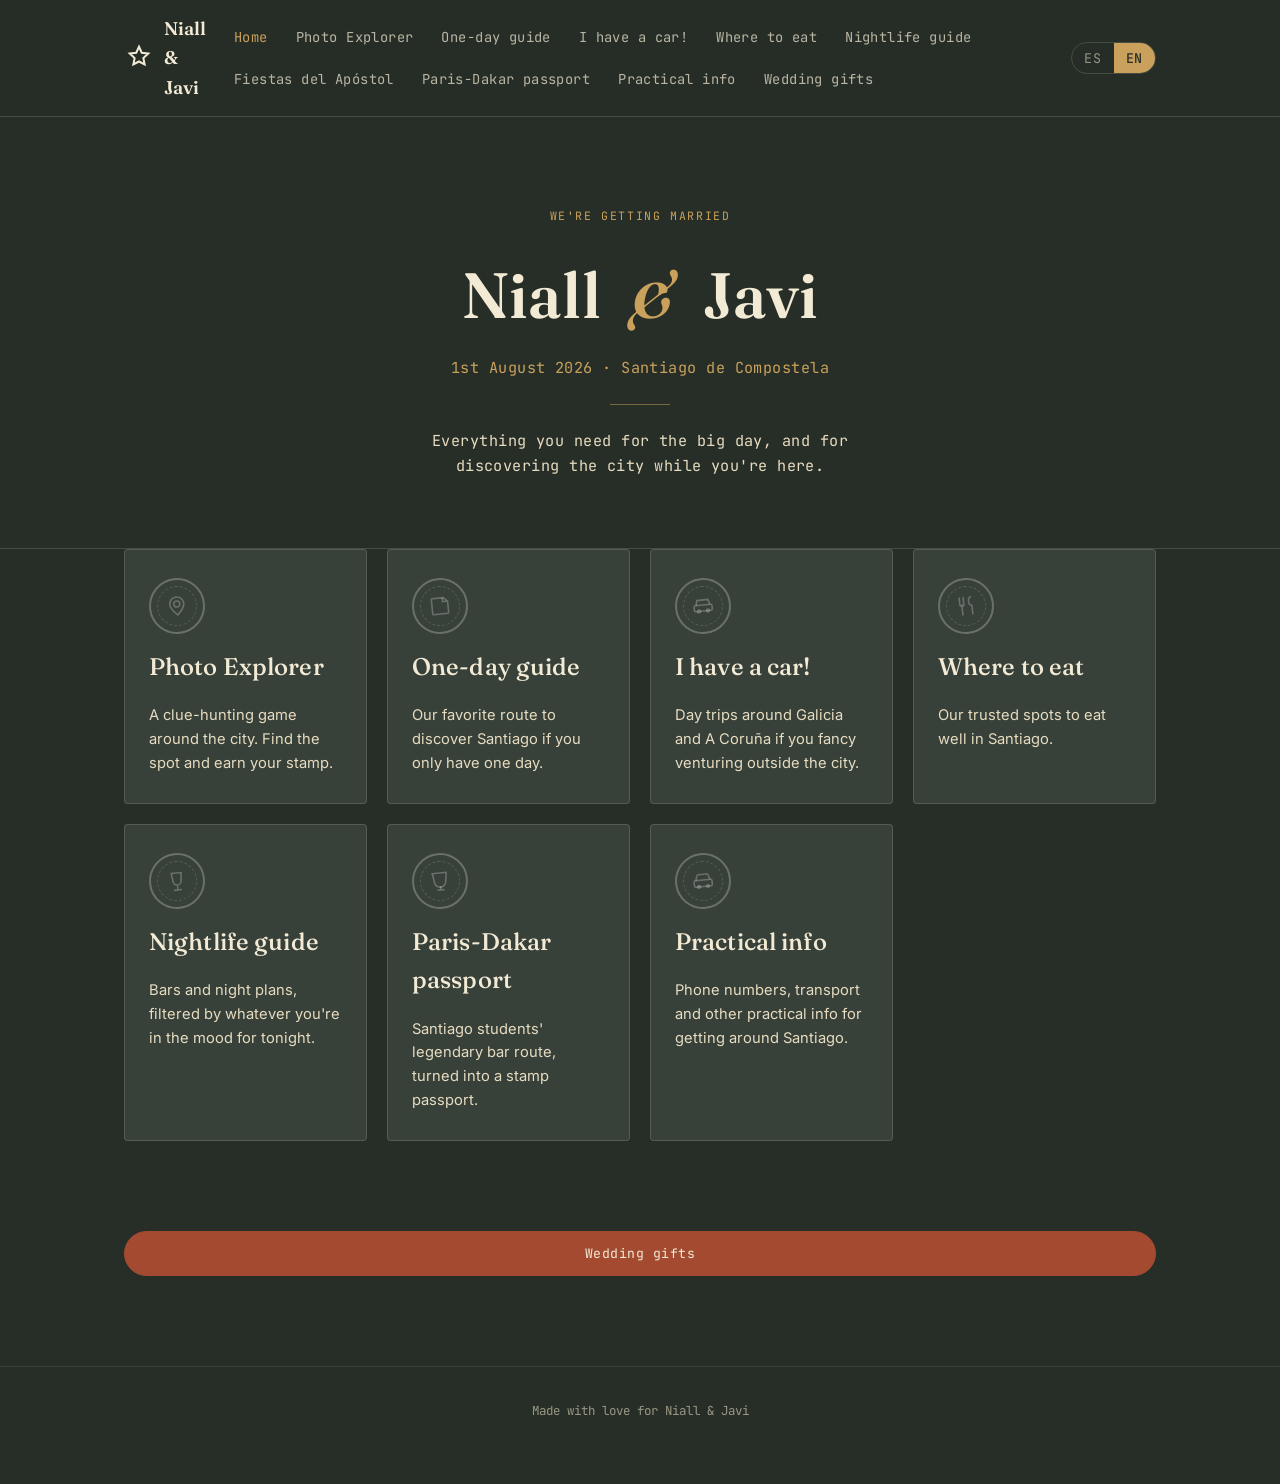
<file: index.html>
<!DOCTYPE html>
<html lang="es">
<head>
<meta charset="UTF-8">
<meta name="viewport" content="width=device-width, initial-scale=1.0">
<title>Niall & Javi — 1 agosto 2026, Santiago de Compostela</title>
<link rel="icon" type="image/x-icon" href="images/favicon/favicon.ico">
<link rel="icon" type="image/png" sizes="32x32" href="images/favicon/favicon-32.png">
<link rel="icon" type="image/png" sizes="192x192" href="images/favicon/favicon-192.png">
<link rel="apple-touch-icon" sizes="180x180" href="images/favicon/apple-touch-icon.png">

<meta property="og:type" content="website">
<meta property="og:title" content="Niall & Javi — 1 de agosto de 2026, Santiago de Compostela">
<meta property="og:description" content="Todo lo que necesitáis para la boda: guías, un juego de pistas por la ciudad, dónde salir y mucho más.">
<meta property="og:image" content="https://nialljavi.com/images/social-preview.png">
<meta property="og:url" content="https://nialljavi.com/">
<meta name="twitter:card" content="summary_large_image">
<meta name="twitter:image" content="https://nialljavi.com/images/social-preview.png">
<!-- Analítica anónima y agregada (sin cookies, sin identificar a nadie). Panel: cloud.umami.is -->
<script defer src="https://cloud.umami.is/script.js" data-website-id="30a90343-6aa2-4dab-8675-eb4fe15328b7"></script>
<link rel="stylesheet" href="css/style.css">
</head>
<body>

<nav class="topnav">
  <div class="topnav-inner">
    <a href="index.html" class="brand">
      <span class="stamp-icon">
        <svg viewBox="0 0 24 24" stroke="currentColor" stroke-width="1.6" fill="none"><path d="M12 3l2.2 4.8 5.2.6-3.9 3.6 1 5.2L12 14.8 7.5 17.2l1-5.2L4.6 8.4l5.2-.6L12 3z"/></svg>
      </span>
      Niall & Javi
    </a>
    <button class="nav-toggle" id="nav-toggle" aria-label="Menu" aria-expanded="false">
      <svg class="icon-menu" viewBox="0 0 24 24" stroke="currentColor" stroke-width="1.8" fill="none" stroke-linecap="round"><line x1="3" y1="6" x2="21" y2="6"/><line x1="3" y1="12" x2="21" y2="12"/><line x1="3" y1="18" x2="21" y2="18"/></svg>
      <svg class="icon-close" viewBox="0 0 24 24" stroke="currentColor" stroke-width="1.8" fill="none" stroke-linecap="round"><line x1="6" y1="6" x2="18" y2="18"/><line x1="6" y1="18" x2="18" y2="6"/></svg>
    </button>
    <div class="nav-links" id="nav-links">
      <a href="index.html" class="active" data-i18n="nav_home">Inicio</a>
      <a href="foto-explorer.html" data-i18n="nav_photo">Foto Explorer</a>
      <a href="que-ver.html" data-i18n="nav_ver">Qué ver en un día</a>
      <a href="tengo-coche.html" data-i18n="nav_coche">¡Tengo coche!</a>
      <a href="comer.html" data-i18n="nav_comer">Dónde comer</a>
      <a href="salir.html" data-i18n="nav_salir">¿Por dónde salir?</a>
      <a href="fiestas.html" data-i18n="nav_fiestas">Fiestas del Apóstol</a>
      <a href="paris-dakar.html" data-i18n="nav_parisdakar">Pasaporte París-Dakar</a>
      <a href="datos-interes.html" data-i18n="nav_datos">Datos de interés</a>
      <a href="https://withjoy.com/niall-and-javier/registry" target="_blank" rel="noopener" data-i18n="nav_registry">Lista de boda</a>
    </div>
    <div class="lang-toggle">
      <button data-lang-btn="es">ES</button>
      <button data-lang-btn="en">EN</button>
    </div>
  </div>
</nav>

<header class="hero">
  <div class="container">
    <span class="eyebrow" data-i18n="hero_eyebrow">Nos casamos</span>
    <h1>Niall <span class="names-sep">&amp;</span> Javi</h1>
    <p class="hero-sub" style="font-family:var(--font-mono);color:var(--gold);margin-bottom:6px;" data-i18n="hero_date">1 de agosto de 2026 · Santiago de Compostela</p>
    <div class="divider"></div>
    <p class="hero-sub" data-i18n="hero_sub">Todo lo que necesitas para el gran día y para descubrir la ciudad mientras estás por aquí.</p>
  </div>
</header>

<section class="section-nav-grid">
  <a href="foto-explorer.html" class="section-nav-card">
    <span class="stamp stamp-locked">
      <svg viewBox="0 0 24 24" stroke-width="1.6"><circle cx="12" cy="10" r="3"/><path d="M12 21s7-6.5 7-11a7 7 0 10-14 0c0 4.5 7 11 7 11z"/></svg>
    </span>
    <h3 data-i18n="home_photo_title">Foto Explorer</h3>
    <p data-i18n="home_photo_desc">Un juego de pistas por la ciudad. Encuentra el lugar y consigue tu sello.</p>
  </a>

  <a href="que-ver.html" class="section-nav-card">
    <span class="stamp stamp-locked">
      <svg viewBox="0 0 24 24" stroke-width="1.6"><path d="M4 19V5a1 1 0 011-1h11l4 4v11a1 1 0 01-1 1H5a1 1 0 01-1-1z"/><path d="M15 4v4h4"/></svg>
    </span>
    <h3 data-i18n="home_ver_title">Qué ver en un día</h3>
    <p data-i18n="home_ver_desc">Nuestra ruta favorita para descubrir Santiago si solo tienes un día.</p>
  </a>

  <a href="tengo-coche.html" class="section-nav-card">
    <span class="stamp stamp-locked">
      <svg viewBox="0 0 24 24" stroke-width="1.6"><path d="M5 11l1.5-5h11L19 11"/><rect x="3" y="11" width="18" height="6" rx="1.5"/><circle cx="7.5" cy="17" r="1.4"/><circle cx="16.5" cy="17" r="1.4"/></svg>
    </span>
    <h3 data-i18n="home_coche_title">¡Tengo coche!</h3>
    <p data-i18n="home_coche_desc">Escapadas por Galicia y A Coruña si te quieres alejar un poco de la ciudad.</p>
  </a>

  <a href="comer.html" class="section-nav-card">
    <span class="stamp stamp-locked">
      <svg viewBox="0 0 24 24" stroke-width="1.6"><path d="M6 3v7a2 2 0 004 0V3M8 10v11"/><path d="M18 3c-1.6 0-3 1.6-3 4.5S16.4 12 18 12v9"/></svg>
    </span>
    <h3 data-i18n="home_comer_title">Dónde comer</h3>
    <p data-i18n="home_comer_desc">Nuestros sitios de confianza para comer bien en Santiago.</p>
  </a>

  <a href="salir.html" class="section-nav-card">
    <span class="stamp stamp-locked">
      <svg viewBox="0 0 24 24" stroke-width="1.6"><path d="M8 21h8M12 17v4M7 4h10l-1 8a4 4 0 01-8 0L7 4z"/></svg>
    </span>
    <h3 data-i18n="home_salir_title">¿Por dónde salir?</h3>
    <p data-i18n="home_salir_desc">Bares y planes nocturnos, filtrados por lo que te apetezca esta noche.</p>
  </a>

  <a href="fiestas.html" class="section-nav-card" id="fiestas-nav-card">
    <span class="stamp stamp-locked">
      <svg viewBox="0 0 24 24" stroke-width="1.6"><path d="M12 3v4M6.5 6.5l2 2M17.5 6.5l-2 2M4 14l3.2-.6M20 14l-3.2-.6"/><path d="M12 10v4M9.5 12.3l1.5 1.7 1.5-1.7"/><path d="M6 20c1.7-1.3 3.7-1.3 6 0s4.3 1.3 6 0"/></svg>
    </span>
    <h3 data-i18n="home_fiestas_title">Fiestas del Apóstol</h3>
    <p data-i18n="home_fiestas_desc">El programa oficial del 22 al 31 de julio, justo antes de la boda.</p>
  </a>

  <a href="paris-dakar.html" class="section-nav-card">
    <span class="stamp stamp-locked">
      <svg viewBox="0 0 24 24" stroke-width="1.6"><path d="M5 4h14l-1.3 8.5a5.7 5.7 0 01-11.4 0L5 4z"/><path d="M12 17v4M8.5 21h7"/></svg>
    </span>
    <h3 data-i18n="home_parisdakar_title">Pasaporte París-Dakar</h3>
    <p data-i18n="home_parisdakar_desc">La mítica ruta de bares de los estudiantes compostelanos, convertida en pasaporte de sellos.</p>
  </a>

  <a href="datos-interes.html" class="section-nav-card">
    <span class="stamp stamp-locked">
      <svg viewBox="0 0 24 24" stroke-width="1.6"><path d="M5 11l1.2-4.2A2 2 0 018.1 5.3h7.8a2 2 0 011.9 1.5L19 11"/><rect x="3" y="11" width="18" height="6.5" rx="1.5"/><circle cx="7.5" cy="17.5" r="1.3"/><circle cx="16.5" cy="17.5" r="1.3"/></svg>
    </span>
    <h3 data-i18n="home_datos_title">Datos de interés</h3>
    <p data-i18n="home_datos_desc">Teléfonos, transporte y otra información práctica para el día a día en Santiago.</p>
  </a>
</section>

<div class="container" style="padding-bottom:90px;">
  <a class="btn btn-solid" href="https://withjoy.com/niall-and-javier/registry" target="_blank" rel="noopener" style="display:block;width:100%;text-align:center;box-sizing:border-box;" data-i18n="hero_registry_btn">Lista de boda</a>
</div>

<footer class="site-footer">
  <p data-i18n="footer_text">Hecho con cariño por Niall & Javi</p>
</footer>

<script src="js/i18n.js"></script>
<script src="js/data.js"></script>
<script>
  document.addEventListener("DOMContentLoaded", () => {
    const card = document.getElementById("fiestas-nav-card");
    if (!card || typeof FIESTAS_ITEMS === "undefined") return;
    const now = new Date();
    const todayIso = `${now.getFullYear()}-${String(now.getMonth() + 1).padStart(2, "0")}-${String(now.getDate()).padStart(2, "0")}`;
    const anyUpcoming = FIESTAS_ITEMS.some((item) => !item.isoDate || item.isoDate >= todayIso);
    if (!anyUpcoming) card.style.display = "none";
  });
</script>
</body>
</html>
</file>
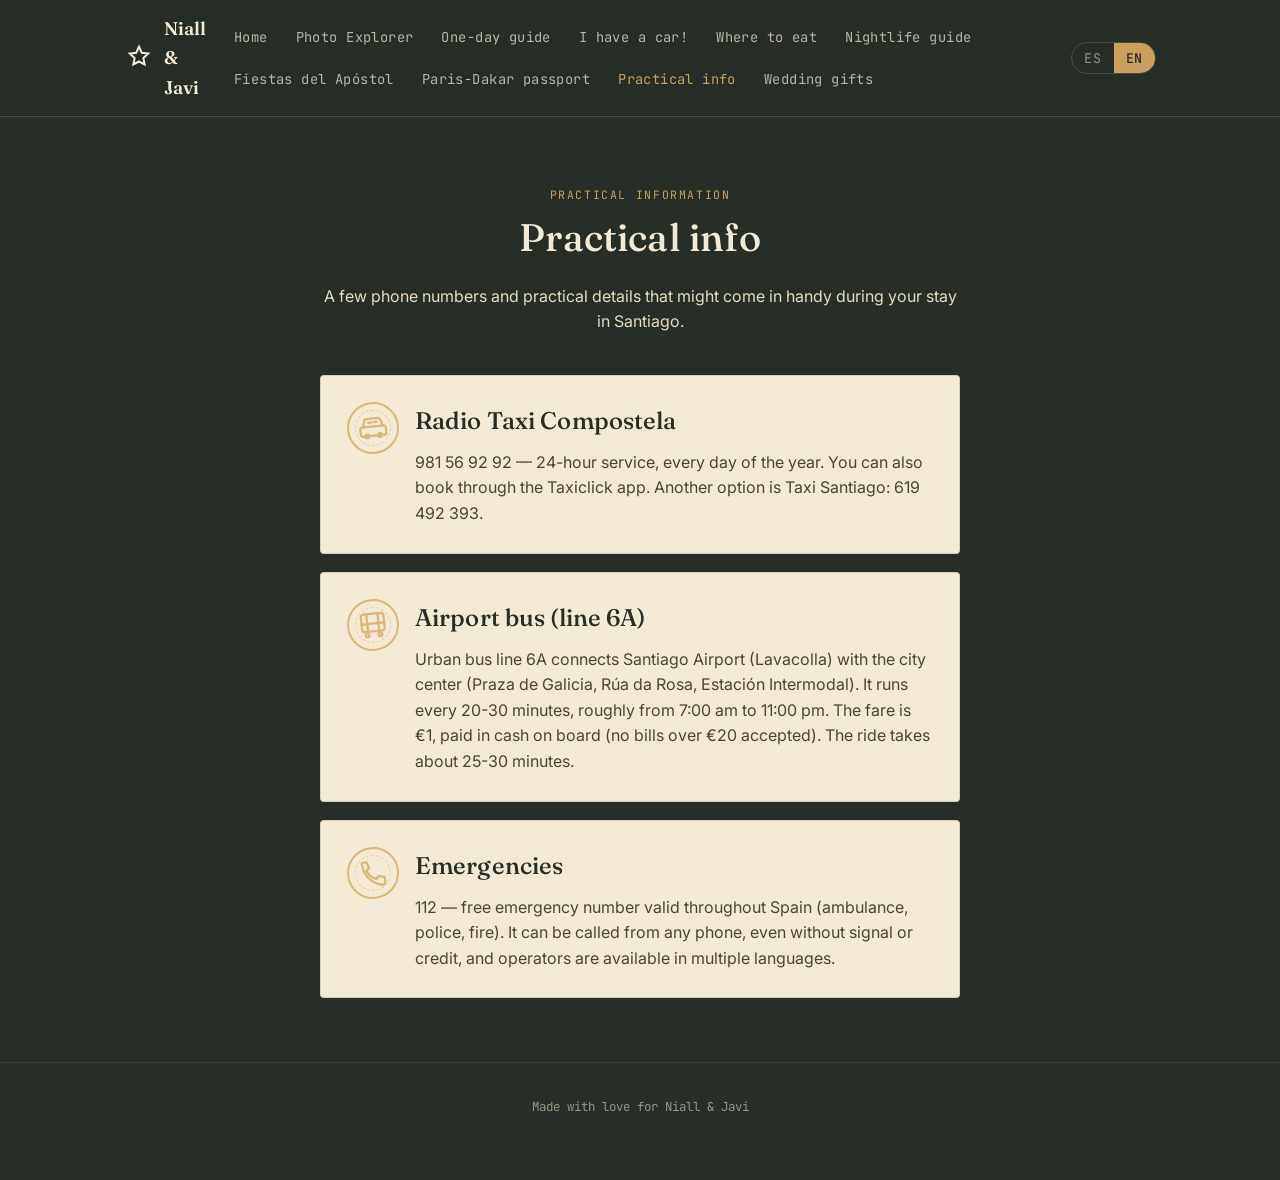
<file: datos-interes.html>
<!DOCTYPE html>
<html lang="es">
<head>
<meta charset="UTF-8">
<meta name="viewport" content="width=device-width, initial-scale=1.0">
<title>Datos de interés — Niall & Javi</title>
<link rel="icon" type="image/x-icon" href="images/favicon/favicon.ico">
<link rel="icon" type="image/png" sizes="32x32" href="images/favicon/favicon-32.png">
<link rel="icon" type="image/png" sizes="192x192" href="images/favicon/favicon-192.png">
<link rel="apple-touch-icon" sizes="180x180" href="images/favicon/apple-touch-icon.png">

<meta property="og:type" content="website">
<meta property="og:title" content="Niall & Javi — 1 de agosto de 2026, Santiago de Compostela">
<meta property="og:description" content="Todo lo que necesitáis para la boda: guías, un juego de pistas por la ciudad, dónde salir y mucho más.">
<meta property="og:image" content="https://nialljavi.com/images/social-preview.png">
<meta property="og:url" content="https://nialljavi.com/">
<meta name="twitter:card" content="summary_large_image">
<meta name="twitter:image" content="https://nialljavi.com/images/social-preview.png">
<!-- Analítica anónima y agregada (sin cookies, sin identificar a nadie). Panel: cloud.umami.is -->
<script defer src="https://cloud.umami.is/script.js" data-website-id="30a90343-6aa2-4dab-8675-eb4fe15328b7"></script>
<link rel="stylesheet" href="css/style.css">
</head>
<body>

<nav class="topnav">
  <div class="topnav-inner">
    <a href="index.html" class="brand">
      <span class="stamp-icon">
        <svg viewBox="0 0 24 24" stroke="currentColor" stroke-width="1.6" fill="none"><path d="M12 3l2.2 4.8 5.2.6-3.9 3.6 1 5.2L12 14.8 7.5 17.2l1-5.2L4.6 8.4l5.2-.6L12 3z"/></svg>
      </span>
      Niall & Javi
    </a>
    <button class="nav-toggle" id="nav-toggle" aria-label="Menu" aria-expanded="false">
      <svg class="icon-menu" viewBox="0 0 24 24" stroke="currentColor" stroke-width="1.8" fill="none" stroke-linecap="round"><line x1="3" y1="6" x2="21" y2="6"/><line x1="3" y1="12" x2="21" y2="12"/><line x1="3" y1="18" x2="21" y2="18"/></svg>
      <svg class="icon-close" viewBox="0 0 24 24" stroke="currentColor" stroke-width="1.8" fill="none" stroke-linecap="round"><line x1="6" y1="6" x2="18" y2="18"/><line x1="6" y1="18" x2="18" y2="6"/></svg>
    </button>
    <div class="nav-links" id="nav-links">
      <a href="index.html" data-i18n="nav_home">Inicio</a>
      <a href="foto-explorer.html" data-i18n="nav_photo">Foto Explorer</a>
      <a href="que-ver.html" data-i18n="nav_ver">Qué ver en un día</a>
      <a href="tengo-coche.html" data-i18n="nav_coche">¡Tengo coche!</a>
      <a href="comer.html" data-i18n="nav_comer">Dónde comer</a>
      <a href="salir.html" data-i18n="nav_salir">¿Por dónde salir?</a>
      <a href="fiestas.html" data-i18n="nav_fiestas">Fiestas del Apóstol</a>
      <a href="paris-dakar.html" data-i18n="nav_parisdakar">Pasaporte París-Dakar</a>
      <a href="datos-interes.html" class="active" data-i18n="nav_datos">Datos de interés</a>
      <a href="https://withjoy.com/niall-and-javier/registry" target="_blank" rel="noopener" data-i18n="nav_registry">Lista de boda</a>
    </div>
    <div class="lang-toggle">
      <button data-lang-btn="es">ES</button>
      <button data-lang-btn="en">EN</button>
    </div>
  </div>
</nav>

<section class="section">
  <div class="section-head">
    <span class="eyebrow" data-i18n="eyebrow_datos">Datos de interés</span>
    <h2 data-i18n="page_datos_title">Datos de interés</h2>
    <p data-i18n="page_datos_sub">Algunos teléfonos y datos prácticos que pueden venir bien durante vuestra estancia en Santiago.</p>
  </div>

  <div class="container">
    <div style="max-width:640px;margin:0 auto;display:flex;flex-direction:column;gap:18px;" id="datos-interes-list"></div>
  </div>
</section>

<footer class="site-footer">
  <p data-i18n="footer_text">Hecho con cariño por Niall & Javi</p>
</footer>

<script src="js/i18n.js"></script>
<script src="js/data.js"></script>
<script src="js/icons.js"></script>
<script src="js/main.js"></script>
</body>
</html>
</file>
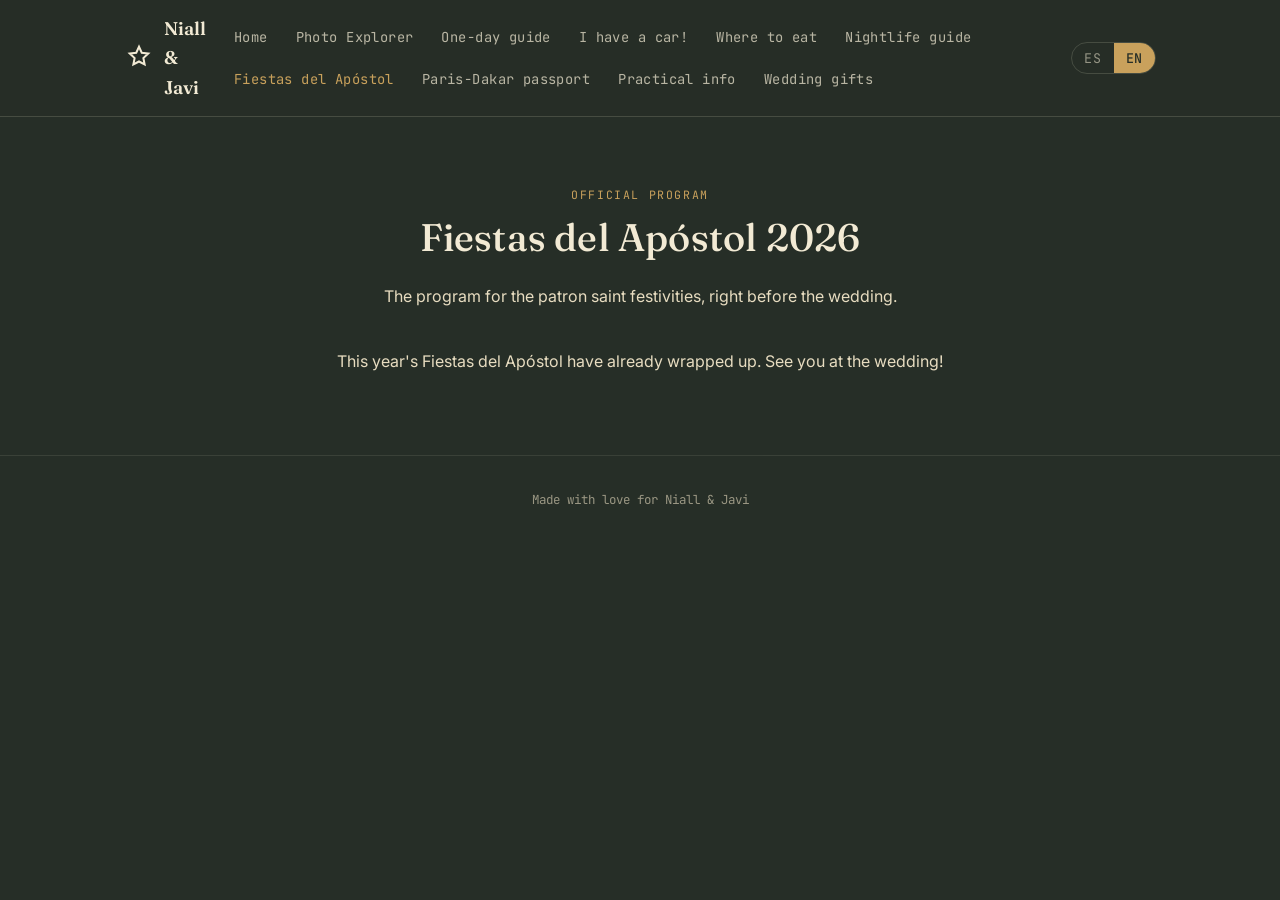
<file: fiestas.html>
<!DOCTYPE html>
<html lang="es">
<head>
<meta charset="UTF-8">
<meta name="viewport" content="width=device-width, initial-scale=1.0">
<title>Fiestas del Apóstol — Niall & Javi</title>
<link rel="icon" type="image/x-icon" href="images/favicon/favicon.ico">
<link rel="icon" type="image/png" sizes="32x32" href="images/favicon/favicon-32.png">
<link rel="icon" type="image/png" sizes="192x192" href="images/favicon/favicon-192.png">
<link rel="apple-touch-icon" sizes="180x180" href="images/favicon/apple-touch-icon.png">

<meta property="og:type" content="website">
<meta property="og:title" content="Niall & Javi — 1 de agosto de 2026, Santiago de Compostela">
<meta property="og:description" content="Todo lo que necesitáis para la boda: guías, un juego de pistas por la ciudad, dónde salir y mucho más.">
<meta property="og:image" content="https://nialljavi.com/images/social-preview.png">
<meta property="og:url" content="https://nialljavi.com/">
<meta name="twitter:card" content="summary_large_image">
<meta name="twitter:image" content="https://nialljavi.com/images/social-preview.png">
<!-- Analítica anónima y agregada (sin cookies, sin identificar a nadie). Panel: cloud.umami.is -->
<script defer src="https://cloud.umami.is/script.js" data-website-id="30a90343-6aa2-4dab-8675-eb4fe15328b7"></script>
<link rel="stylesheet" href="css/style.css">
</head>
<body>

<nav class="topnav">
  <div class="topnav-inner">
    <a href="index.html" class="brand">
      <span class="stamp-icon">
        <svg viewBox="0 0 24 24" stroke="currentColor" stroke-width="1.6" fill="none"><path d="M12 3l2.2 4.8 5.2.6-3.9 3.6 1 5.2L12 14.8 7.5 17.2l1-5.2L4.6 8.4l5.2-.6L12 3z"/></svg>
      </span>
      Niall & Javi
    </a>
    <button class="nav-toggle" id="nav-toggle" aria-label="Menu" aria-expanded="false">
      <svg class="icon-menu" viewBox="0 0 24 24" stroke="currentColor" stroke-width="1.8" fill="none" stroke-linecap="round"><line x1="3" y1="6" x2="21" y2="6"/><line x1="3" y1="12" x2="21" y2="12"/><line x1="3" y1="18" x2="21" y2="18"/></svg>
      <svg class="icon-close" viewBox="0 0 24 24" stroke="currentColor" stroke-width="1.8" fill="none" stroke-linecap="round"><line x1="6" y1="6" x2="18" y2="18"/><line x1="6" y1="18" x2="18" y2="6"/></svg>
    </button>
    <div class="nav-links" id="nav-links">
      <a href="index.html" data-i18n="nav_home">Inicio</a>
      <a href="foto-explorer.html" data-i18n="nav_photo">Foto Explorer</a>
      <a href="que-ver.html" data-i18n="nav_ver">Qué ver en un día</a>
      <a href="tengo-coche.html" data-i18n="nav_coche">¡Tengo coche!</a>
      <a href="comer.html" data-i18n="nav_comer">Dónde comer</a>
      <a href="salir.html" data-i18n="nav_salir">¿Por dónde salir?</a>
      <a href="fiestas.html" class="active" data-i18n="nav_fiestas">Fiestas del Apóstol</a>
      <a href="paris-dakar.html" data-i18n="nav_parisdakar">Pasaporte París-Dakar</a>
      <a href="datos-interes.html" data-i18n="nav_datos">Datos de interés</a>
      <a href="https://withjoy.com/niall-and-javier/registry" target="_blank" rel="noopener" data-i18n="nav_registry">Lista de boda</a>
    </div>
    <div class="lang-toggle">
      <button data-lang-btn="es">ES</button>
      <button data-lang-btn="en">EN</button>
    </div>
  </div>
</nav>

<section class="section">
  <div class="section-head">
    <span class="eyebrow" data-i18n="eyebrow_fiestas">Fiestas del Apóstol</span>
    <h2 data-i18n="page_fiestas_title">Fiestas del Apóstol 2026</h2>
    <p data-i18n="page_fiestas_sub">El programa oficial de las fiestas patronales de Santiago, del 22 al 31 de julio de 2026 — justo los días antes de la boda.</p>
  </div>

  <div class="container">
    <div id="fiestas-list" style="max-width:760px;margin:0 auto;display:flex;flex-direction:column;gap:18px;"></div>
  </div>
</section>

<footer class="site-footer">
  <p data-i18n="footer_text">Hecho con cariño por Niall & Javi</p>
</footer>

<script src="js/i18n.js"></script>
<script src="js/data.js"></script>
<script src="js/icons.js"></script>
<script src="js/fiestas.js"></script>
</body>
</html>
</file>
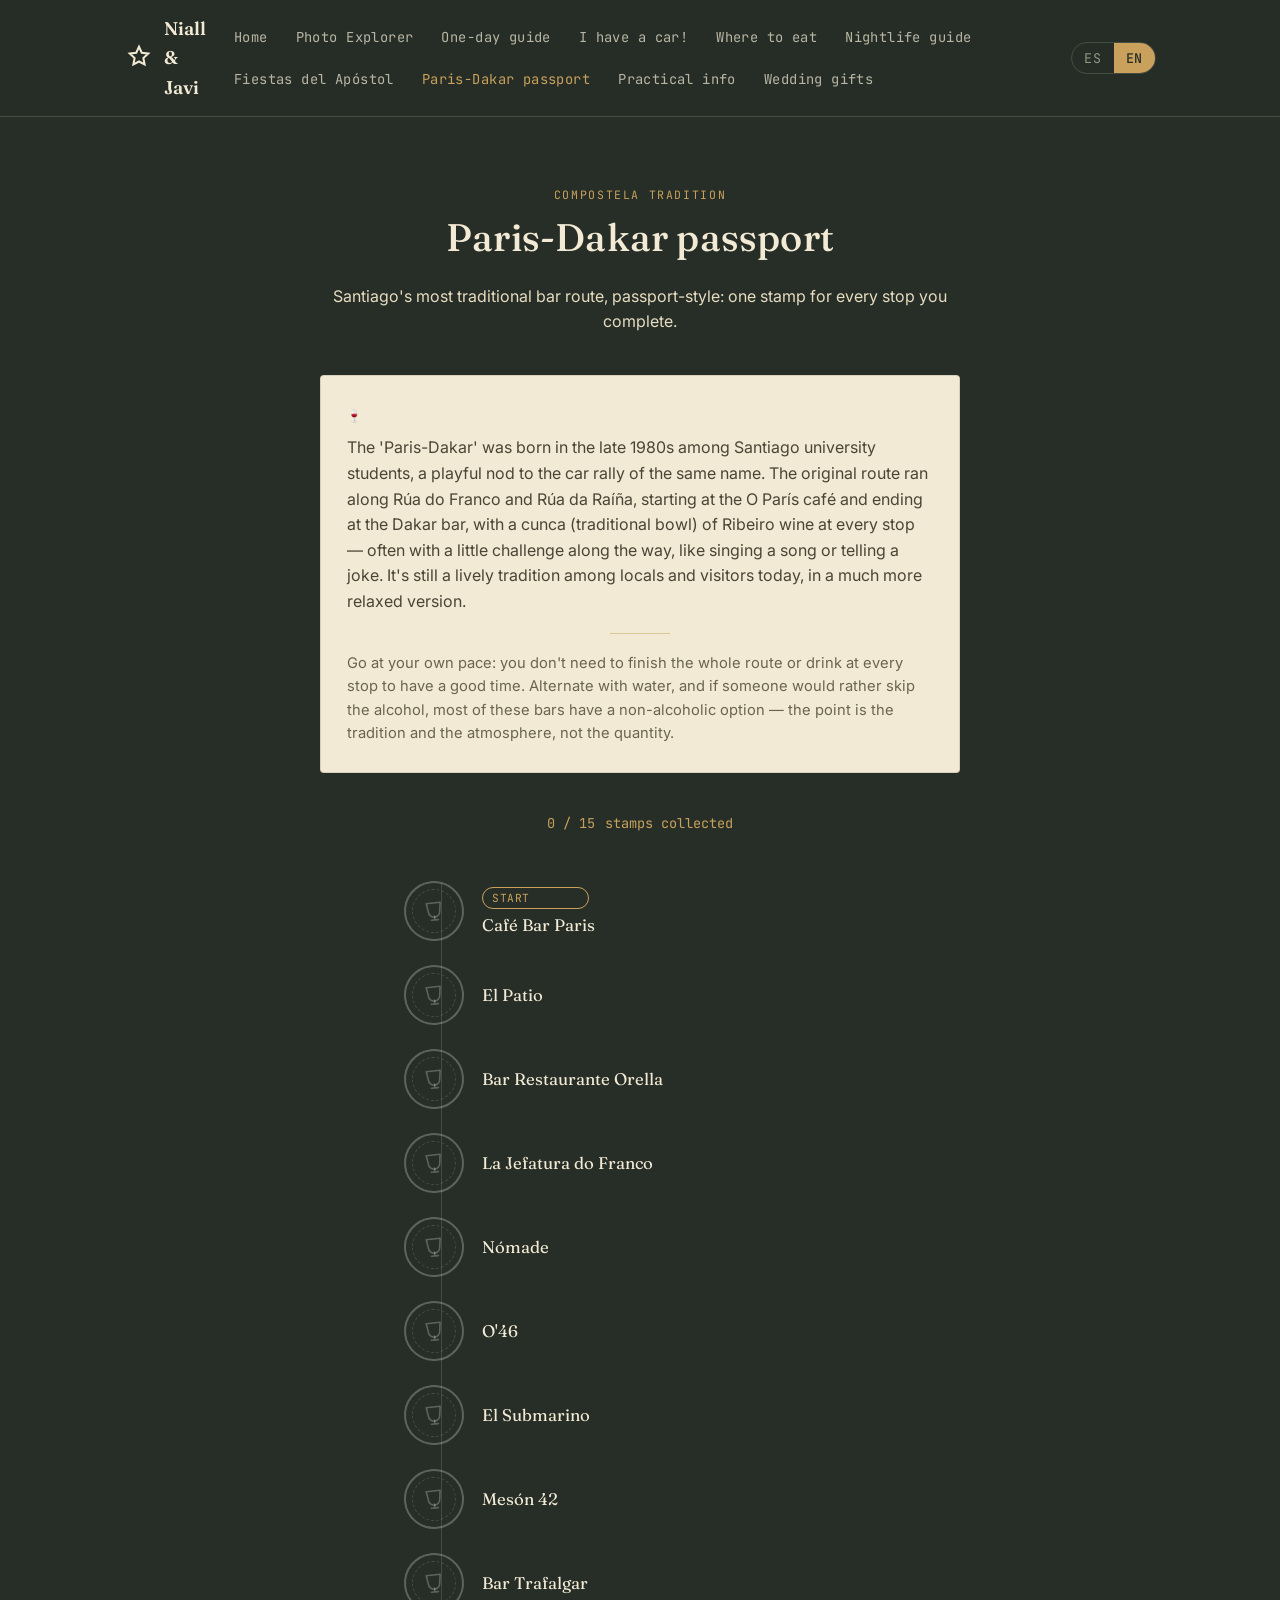
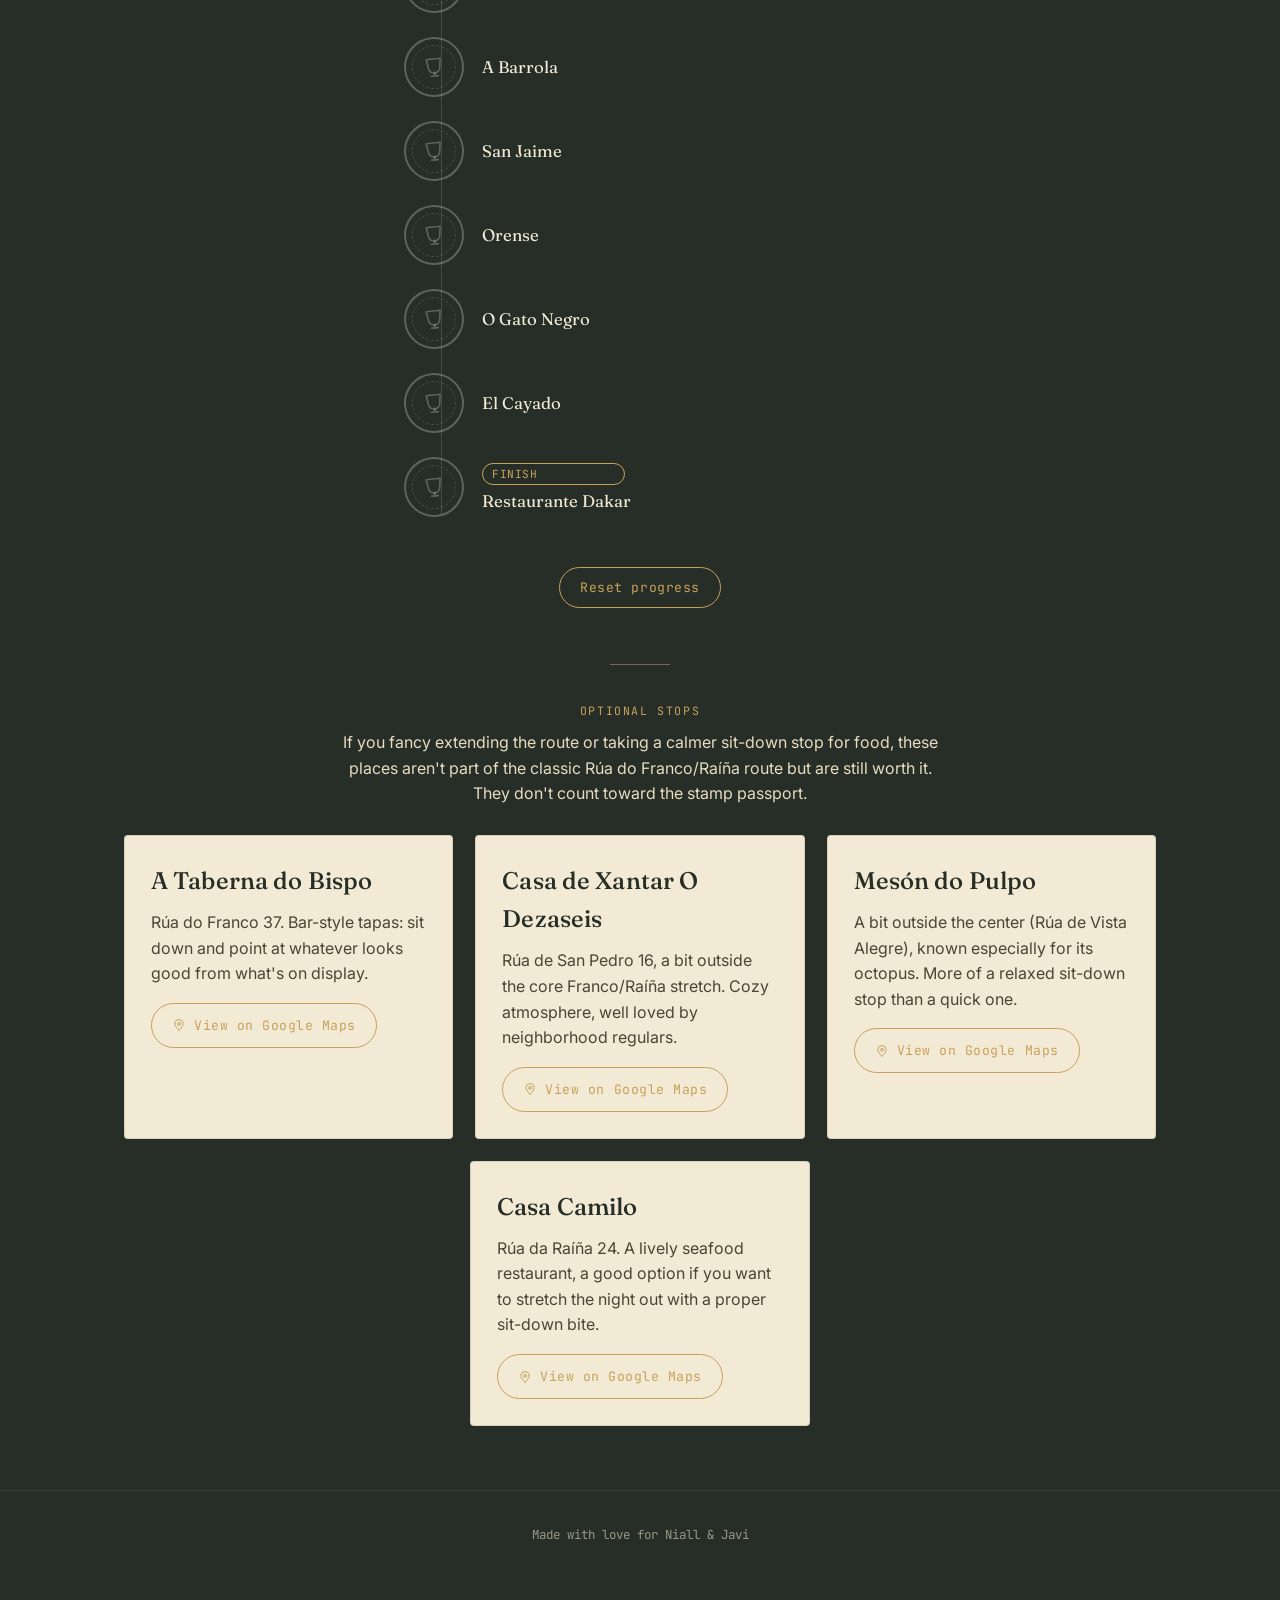
<file: paris-dakar.html>
<!DOCTYPE html>
<html lang="es">
<head>
<meta charset="UTF-8">
<meta name="viewport" content="width=device-width, initial-scale=1.0">
<title>Pasaporte París-Dakar — Niall & Javi</title>
<link rel="icon" type="image/x-icon" href="images/favicon/favicon.ico">
<link rel="icon" type="image/png" sizes="32x32" href="images/favicon/favicon-32.png">
<link rel="icon" type="image/png" sizes="192x192" href="images/favicon/favicon-192.png">
<link rel="apple-touch-icon" sizes="180x180" href="images/favicon/apple-touch-icon.png">

<meta property="og:type" content="website">
<meta property="og:title" content="Niall & Javi — 1 de agosto de 2026, Santiago de Compostela">
<meta property="og:description" content="Todo lo que necesitáis para la boda: guías, un juego de pistas por la ciudad, dónde salir y mucho más.">
<meta property="og:image" content="https://nialljavi.com/images/social-preview.png">
<meta property="og:url" content="https://nialljavi.com/">
<meta name="twitter:card" content="summary_large_image">
<meta name="twitter:image" content="https://nialljavi.com/images/social-preview.png">
<!-- Analítica anónima y agregada (sin cookies, sin identificar a nadie). Panel: cloud.umami.is -->
<script defer src="https://cloud.umami.is/script.js" data-website-id="30a90343-6aa2-4dab-8675-eb4fe15328b7"></script>
<link rel="stylesheet" href="css/style.css">
</head>
<body>

<nav class="topnav">
  <div class="topnav-inner">
    <a href="index.html" class="brand">
      <span class="stamp-icon">
        <svg viewBox="0 0 24 24" stroke="currentColor" stroke-width="1.6" fill="none"><path d="M12 3l2.2 4.8 5.2.6-3.9 3.6 1 5.2L12 14.8 7.5 17.2l1-5.2L4.6 8.4l5.2-.6L12 3z"/></svg>
      </span>
      Niall & Javi
    </a>
    <button class="nav-toggle" id="nav-toggle" aria-label="Menu" aria-expanded="false">
      <svg class="icon-menu" viewBox="0 0 24 24" stroke="currentColor" stroke-width="1.8" fill="none" stroke-linecap="round"><line x1="3" y1="6" x2="21" y2="6"/><line x1="3" y1="12" x2="21" y2="12"/><line x1="3" y1="18" x2="21" y2="18"/></svg>
      <svg class="icon-close" viewBox="0 0 24 24" stroke="currentColor" stroke-width="1.8" fill="none" stroke-linecap="round"><line x1="6" y1="6" x2="18" y2="18"/><line x1="6" y1="18" x2="18" y2="6"/></svg>
    </button>
    <div class="nav-links" id="nav-links">
      <a href="index.html" data-i18n="nav_home">Inicio</a>
      <a href="foto-explorer.html" data-i18n="nav_photo">Foto Explorer</a>
      <a href="que-ver.html" data-i18n="nav_ver">Qué ver en un día</a>
      <a href="tengo-coche.html" data-i18n="nav_coche">¡Tengo coche!</a>
      <a href="comer.html" data-i18n="nav_comer">Dónde comer</a>
      <a href="salir.html" data-i18n="nav_salir">¿Por dónde salir?</a>
      <a href="fiestas.html" data-i18n="nav_fiestas">Fiestas del Apóstol</a>
      <a href="paris-dakar.html" class="active" data-i18n="nav_parisdakar">Pasaporte París-Dakar</a>
      <a href="datos-interes.html" data-i18n="nav_datos">Datos de interés</a>
      <a href="https://withjoy.com/niall-and-javier/registry" target="_blank" rel="noopener" data-i18n="nav_registry">Lista de boda</a>
    </div>
    <div class="lang-toggle">
      <button data-lang-btn="es">ES</button>
      <button data-lang-btn="en">EN</button>
    </div>
  </div>
</nav>

<section class="section">
  <div class="section-head">
    <span class="eyebrow" data-i18n="eyebrow_parisdakar">Pasaporte París-Dakar</span>
    <h2 data-i18n="page_parisdakar_title">Pasaporte París-Dakar</h2>
    <p data-i18n="page_parisdakar_sub">La ruta de bares más tradicional de Santiago, con formato de credencial: un sello por cada parada superada.</p>
  </div>

  <div class="container">
    <div class="card" style="max-width:640px;margin:0 auto 40px;">
      <span class="eyebrow" style="color:var(--rust)">🍷</span>
      <p data-i18n="parisdakar_history" style="margin-top:8px;">El «París-Dakar» nació a finales de los años 80...</p>
      <div class="divider" style="margin:18px auto;"></div>
      <p data-i18n="parisdakar_moderation" style="margin-bottom:0;font-size:0.92rem;color:#6b654f;">Ve a tu ritmo...</p>
    </div>

    <div class="progress-bar-row">
      <span id="pd-progress-count">0 / 0</span>
      <span data-i18n="parisdakar_progress">sellos conseguidos</span>
    </div>

    <div class="pd-route" id="pd-route"></div>

    <div id="pd-complete-banner">
      <div class="card" style="border-color:var(--gold);display:inline-block;">
        <span class="eyebrow" data-i18n="parisdakar_complete_title">¡Ruta completada!</span>
        <p data-i18n="parisdakar_complete_text" style="margin-top:8px;margin-bottom:0;">Habéis llegado al Dakar.</p>
      </div>
    </div>

    <div style="text-align:center;margin-top:40px;">
      <button class="btn" id="pd-reset-btn" data-i18n="photo_reset">Reiniciar progreso</button>
    </div>

    <div class="divider" style="margin:56px auto 32px;"></div>

    <div class="section-head" style="margin-bottom:28px;">
      <span class="eyebrow" data-i18n="parisdakar_optional_title">Paradas opcionales</span>
      <p data-i18n="parisdakar_optional_sub" style="max-width:600px;margin:8px auto 0;">Si os apetece alargar la ruta...</p>
    </div>
    <div class="grid" id="pd-optional-list"></div>
  </div>
</section>

<div class="modal-overlay" id="pd-modal">
  <div class="modal-box">
    <button class="modal-close" id="pd-modal-close" aria-label="Close">&times;</button>
    <div id="pd-modal-body"></div>
  </div>
</div>

<footer class="site-footer">
  <p data-i18n="footer_text">Hecho con cariño por Niall & Javi</p>
</footer>

<script src="js/i18n.js"></script>
<script src="js/data.js"></script>
<script src="js/icons.js"></script>
<script src="js/paris-dakar.js"></script>
</body>
</html>
</file>
<file: css/style.css>
/* ==========================================================================
   Niall & Javi — Santiago de Compostela, 1 agosto 2026
   Design system: "Credencial del Peregrino" (pilgrim's passport)
   ========================================================================== */

@import url('https://fonts.googleapis.com/css2?family=Fraunces:ital,opsz,wght@0,9..144,400;0,9..144,500;0,9..144,600;1,9..144,500&family=Inter:wght@400;500;600&family=JetBrains+Mono:wght@400;500&display=swap');

:root {
  /* Color tokens */
  --stone-dark: #262e27;      /* granite/moss — primary background */
  --stone-mid: #37413a;       /* lifted panels on dark */
  --parchment: #f2ead4;       /* passport page cream */
  --parchment-dim: #e7dcc0;
  --gold: #c9a15c;            /* scallop gold — primary accent */
  --gold-bright: #dab876;
  --moss: #6f7f5e;            /* secondary accent */
  --rust: #a34a31;            /* wax-seal red — CTA / highlight only */
  --ink: #262e27;             /* dark text on light */
  --cream-text: #f2ead4;      /* light text on dark */
  --line: rgba(242, 234, 212, 0.16);
  --line-dark: rgba(38, 46, 39, 0.14);

  --font-display: 'Fraunces', serif;
  --font-body: 'Inter', sans-serif;
  --font-mono: 'JetBrains Mono', monospace;

  --radius: 4px;
  --max-width: 1080px;
}

* { box-sizing: border-box; -webkit-tap-highlight-color: transparent; }

button, a, .photo-tile, .filter-pill { touch-action: manipulation; }

html { scroll-behavior: smooth; }

@media (prefers-reduced-motion: reduce) {
  html { scroll-behavior: auto; }
  * { animation-duration: 0.01ms !important; transition-duration: 0.01ms !important; }
}

body {
  margin: 0;
  background: var(--stone-dark);
  color: var(--cream-text);
  font-family: var(--font-body);
  font-size: 16px;
  line-height: 1.6;
  -webkit-font-smoothing: antialiased;
}

/* Faint scallop-fan watermark, used sparingly */
.shell-mark {
  position: absolute;
  pointer-events: none;
  opacity: 0.06;
  z-index: 0;
}

a { color: inherit; }

img { max-width: 100%; display: block; }

h1, h2, h3, h4 {
  font-family: var(--font-display);
  font-weight: 500;
  margin: 0 0 0.4em;
  letter-spacing: 0.005em;
}

h1 { font-size: clamp(2.4rem, 5vw, 4.2rem); font-weight: 600; }
h2 { font-size: clamp(1.7rem, 3vw, 2.4rem); }
h3 { font-size: clamp(1.2rem, 2vw, 1.5rem); }

p { margin: 0 0 1em; }

.eyebrow {
  font-family: var(--font-mono);
  text-transform: uppercase;
  letter-spacing: 0.14em;
  font-size: 0.72rem;
  color: var(--gold);
}

.container {
  max-width: var(--max-width);
  margin: 0 auto;
  padding: 0 24px;
  position: relative;
  z-index: 1;
}

/* ---------- Top nav ---------- */
.topnav {
  position: sticky;
  top: 0;
  z-index: 50;
  background: rgba(38, 46, 39, 0.92);
  backdrop-filter: blur(6px);
  border-bottom: 1px solid var(--line);
}

.topnav-inner {
  max-width: var(--max-width);
  margin: 0 auto;
  padding: 14px 24px;
  display: flex;
  align-items: center;
  justify-content: space-between;
  gap: 16px;
}

.brand {
  font-family: var(--font-display);
  font-size: 1.15rem;
  font-weight: 600;
  text-decoration: none;
  color: var(--parchment);
  display: flex;
  align-items: center;
  gap: 10px;
}

.brand .stamp-icon { width: 30px; height: 30px; flex-shrink: 0; }

.nav-links {
  display: flex;
  gap: 4px;
  align-items: center;
  flex-wrap: wrap;
}

.nav-links a {
  text-decoration: none;
  font-size: 0.86rem;
  font-family: var(--font-mono);
  letter-spacing: 0.03em;
  color: var(--cream-text);
  opacity: 0.72;
  padding: 8px 12px;
  border-radius: var(--radius);
  transition: opacity 0.2s, background 0.2s;
  white-space: nowrap;
}

.nav-links a:hover { opacity: 1; background: rgba(242,234,212,0.06); }
.nav-links a.active { opacity: 1; color: var(--gold); }

.lang-toggle {
  display: flex;
  border: 1px solid var(--line);
  border-radius: 20px;
  overflow: hidden;
  font-family: var(--font-mono);
  font-size: 0.75rem;
  flex-shrink: 0;
}

/* Hamburger button — hidden on desktop, shown only on mobile */
.nav-toggle {
  display: none;
  background: transparent;
  border: none;
  color: var(--parchment);
  cursor: pointer;
  padding: 8px;
  order: 3;
}

.nav-toggle svg { width: 24px; height: 24px; display: block; }
.nav-toggle .icon-close { display: none; }
.nav-toggle.open .icon-menu { display: none; }
.nav-toggle.open .icon-close { display: block; }

.lang-toggle button {
  background: transparent;
  border: none;
  color: var(--cream-text);
  padding: 6px 12px;
  cursor: pointer;
  opacity: 0.55;
  font-family: var(--font-mono);
  letter-spacing: 0.05em;
  transition: all 0.2s;
}

.lang-toggle button.active {
  background: var(--gold);
  color: var(--stone-dark);
  opacity: 1;
  font-weight: 500;
}

/* ---------- Hero ---------- */
.hero {
  position: relative;
  padding: 90px 24px 70px;
  text-align: center;
  overflow: hidden;
  border-bottom: 1px solid var(--line);
}

.hero .eyebrow { display: block; margin-bottom: 18px; }

.hero h1 { margin-bottom: 10px; }

.hero .names-sep {
  color: var(--gold);
  font-style: italic;
  font-family: var(--font-display);
  padding: 0 0.25em;
}

.hero-sub {
  font-family: var(--font-mono);
  font-size: 0.95rem;
  color: var(--parchment-dim);
  letter-spacing: 0.03em;
  max-width: 480px;
  margin: 0 auto;
}

/* ---------- Stamp badge (signature element) ---------- */
.stamp {
  --stamp-color: var(--gold);
  display: inline-flex;
  align-items: center;
  justify-content: center;
  width: 84px;
  height: 84px;
  border-radius: 50%;
  border: 2px solid var(--stamp-color);
  position: relative;
  transform: rotate(-6deg);
  flex-shrink: 0;
}

.stamp::before {
  content: '';
  position: absolute;
  inset: 6px;
  border: 1px dashed var(--stamp-color);
  border-radius: 50%;
  opacity: 0.6;
}

.stamp svg { width: 34px; height: 34px; stroke: var(--stamp-color); fill: none; }

.stamp.stamp-locked {
  --stamp-color: rgba(242, 234, 212, 0.28);
  filter: grayscale(1);
}

.stamp.stamp-earned {
  --stamp-color: var(--gold-bright);
  animation: stamp-in 0.4s ease-out;
}

@keyframes stamp-in {
  from { transform: rotate(-6deg) scale(0.6); opacity: 0; }
  to { transform: rotate(-6deg) scale(1); opacity: 1; }
}

/* ---------- Section wrapper ---------- */
.section {
  padding: 64px 24px;
}

.section-head {
  max-width: 640px;
  margin: 0 auto 40px;
  text-align: center;
}

.section-head p { color: var(--parchment-dim); }

/* ---------- Cards on parchment ---------- */
.card {
  background: var(--parchment);
  color: var(--ink);
  border-radius: var(--radius);
  padding: 26px;
  border: 1px solid var(--line-dark);
  position: relative;
}

.card h3 { color: var(--ink); }
.card p { color: #4b4536; }

.grid {
  display: flex;
  flex-wrap: wrap;
  justify-content: center;
  gap: 22px;
}

.grid > .card {
  flex: 1 1 280px;
  max-width: 340px;
}

.grid > .photo-tile {
  flex: 1 1 140px;
  max-width: 170px;
}

/* ---------- Buttons ---------- */
.btn {
  display: inline-flex;
  align-items: center;
  gap: 8px;
  font-family: var(--font-mono);
  font-size: 0.82rem;
  letter-spacing: 0.04em;
  text-decoration: none;
  padding: 11px 20px;
  border-radius: 30px;
  border: 1px solid var(--gold);
  color: var(--gold);
  background: transparent;
  cursor: pointer;
  transition: all 0.2s;
}

.btn:hover { background: var(--gold); color: var(--stone-dark); }

.btn-solid {
  background: var(--rust);
  border-color: var(--rust);
  color: var(--parchment);
}

.btn-solid:hover { background: #8c3d28; border-color: #8c3d28; color: var(--parchment); }

.btn:disabled { opacity: 0.4; cursor: not-allowed; }
.btn:disabled:hover { background: transparent; color: var(--gold); }

/* ---------- Homepage nav cards ---------- */
.section-nav-grid {
  display: grid;
  gap: 20px;
  grid-template-columns: repeat(auto-fit, minmax(240px, 1fr));
  max-width: var(--max-width);
  margin: 0 auto;
  padding: 0 24px 90px;
}

.section-nav-card {
  text-decoration: none;
  background: var(--stone-mid);
  border: 1px solid var(--line);
  border-radius: var(--radius);
  padding: 28px 24px;
  display: flex;
  flex-direction: column;
  gap: 14px;
  transition: transform 0.25s, border-color 0.25s;
}

.section-nav-card:hover { transform: translateY(-4px); border-color: var(--gold); }

.section-nav-card .stamp { width: 56px; height: 56px; }
.section-nav-card .stamp svg { width: 24px; height: 24px; }

.section-nav-card h3 { color: var(--parchment); margin-bottom: 4px; }
.section-nav-card p { color: var(--parchment-dim); font-size: 0.92rem; margin: 0; }

/* ---------- Footer ---------- */
.site-footer {
  border-top: 1px solid var(--line);
  padding: 34px 24px 50px;
  text-align: center;
  font-family: var(--font-mono);
  font-size: 0.78rem;
  color: var(--parchment-dim);
  opacity: 0.6;
}

/* ---------- Utility ---------- */
.tag {
  display: inline-block;
  font-family: var(--font-mono);
  font-size: 0.7rem;
  letter-spacing: 0.05em;
  text-transform: uppercase;
  padding: 3px 9px;
  border-radius: 12px;
  border: 1px solid currentColor;
  margin: 0 6px 6px 0;
}

.tag svg, .btn svg, .pill-icon svg {
  width: 14px;
  height: 14px;
  vertical-align: -2px;
  flex-shrink: 0;
}

.icon-tag {
  display: inline-flex;
  align-items: center;
  gap: 6px;
}

.filter-pill {
  display: inline-flex;
  align-items: center;
  gap: 7px;
}

.pill-icon {
  display: inline-flex;
  width: 14px;
  height: 14px;
}

/* ---------- Paris-Dakar route ---------- */
.pd-route {
  display: flex;
  flex-direction: column;
  gap: 4px;
  max-width: 480px;
  margin: 0 auto;
  position: relative;
}

.pd-route::before {
  content: '';
  position: absolute;
  left: 41px;
  top: 12px;
  bottom: 12px;
  width: 1px;
  background: var(--line);
  z-index: 0;
}

.pd-stop {
  display: flex;
  align-items: center;
  gap: 18px;
  background: transparent;
  border: none;
  color: inherit;
  font-family: var(--font-body);
  text-align: left;
  cursor: pointer;
  padding: 10px 4px;
  border-radius: var(--radius);
  position: relative;
  z-index: 1;
  transition: background 0.2s;
}

.pd-stop:hover { background: rgba(242,234,212,0.05); }

.pd-stop .stamp { width: 60px; height: 60px; flex-shrink: 0; }
.pd-stop .stamp svg { width: 24px; height: 24px; }

.pd-stop-info { display: flex; flex-direction: column; gap: 2px; }
.pd-stop-name { font-family: var(--font-display); font-size: 1.05rem; }

#pd-complete-banner {
  display: none;
  text-align: center;
  max-width: 480px;
  margin: 32px auto 0;
}

.rings-rating {
  display: flex;
  gap: 4px;
  margin: 6px 0 12px;
}

.ring-icon {
  display: inline-flex;
  color: rgba(38, 46, 39, 0.18);
}

.ring-icon svg { width: 15px; height: 15px; }

.ring-icon.filled { color: var(--gold); }

.divider {
  width: 60px;
  height: 1px;
  background: var(--gold);
  margin: 24px auto;
  opacity: 0.5;
}

/* i18n visibility handled via JS toggling [data-lang] on <html> and CSS attr selectors */
[data-i18n-lang="en"] { display: none; }
html[lang="en"] [data-i18n-lang="en"] { display: initial; }
html[lang="en"] [data-i18n-lang="es"] { display: none; }
html[lang="es"] [data-i18n-lang="es"] { display: initial; }
html[lang="es"] [data-i18n-lang="en"] { display: none; }

/* ---------- Photo Explorer grid ---------- */
.photo-tile {
  background: var(--stone-mid);
  border: 1px solid var(--line);
  border-radius: var(--radius);
  padding: 22px 16px;
  display: flex;
  flex-direction: column;
  align-items: center;
  gap: 10px;
  cursor: pointer;
  color: inherit;
  font-family: var(--font-body);
  transition: border-color 0.2s, transform 0.2s;
  text-align: center;
}

.photo-tile:hover { border-color: var(--gold); transform: translateY(-3px); }

.photo-tile-title { font-family: var(--font-display); font-size: 1rem; }
.photo-tile-hint { font-family: var(--font-mono); font-size: 0.7rem; color: var(--parchment-dim); opacity: 0.7; text-transform: uppercase; letter-spacing: 0.05em; }

.photo-tile-thumb-wrap {
  position: relative;
  width: 100%;
  display: block;
  margin-bottom: 8px;
}

.stamp-mini {
  width: 34px;
  height: 34px;
  position: absolute;
  top: -8px;
  right: -8px;
  background: var(--stone-mid);
}

.stamp-mini svg { width: 15px; height: 15px; }

/* ---------- Guía de proximidad ---------- */
#fe-proximity-widget {
  position: fixed;
  left: 50%;
  bottom: 20px;
  transform: translateX(-50%);
  z-index: 90;
  background: rgba(38, 46, 39, 0.94);
  border: 1px solid var(--gold);
  border-radius: 30px;
  padding: 10px 20px 10px 14px;
  align-items: center;
  gap: 12px;
  box-shadow: 0 6px 24px rgba(0,0,0,0.35);
  max-width: calc(100vw - 32px);
}

.fe-proximity-arrow {
  display: inline-flex;
  color: var(--gold);
  flex-shrink: 0;
  transition: transform 0.3s ease-out;
}

.fe-proximity-arrow svg { width: 26px; height: 26px; }

.fe-proximity-info {
  display: flex;
  flex-direction: column;
  line-height: 1.25;
  font-family: var(--font-mono);
  font-size: 0.78rem;
  color: var(--parchment-dim);
  white-space: nowrap;
  overflow: hidden;
  text-overflow: ellipsis;
}

.fe-proximity-info strong {
  font-family: var(--font-body);
  color: var(--parchment);
  font-size: 0.92rem;
  max-width: 55vw;
  overflow: hidden;
  text-overflow: ellipsis;
  white-space: nowrap;
}

#fe-arrival-banner {
  position: fixed;
  top: 90px;
  left: 50%;
  transform: translateX(-50%) translateY(-20px);
  z-index: 100;
  background: var(--gold);
  color: var(--stone-dark);
  font-family: var(--font-mono);
  font-size: 0.85rem;
  font-weight: 500;
  padding: 12px 22px;
  border-radius: 30px;
  opacity: 0;
  pointer-events: none;
  transition: opacity 0.3s ease, transform 0.3s ease;
  max-width: calc(100vw - 32px);
  text-align: center;
}

#fe-arrival-banner.show {
  opacity: 1;
  transform: translateX(-50%) translateY(0);
}

.progress-bar-row {
  display: flex;
  align-items: center;
  justify-content: center;
  gap: 10px;
  font-family: var(--font-mono);
  font-size: 0.85rem;
  color: var(--gold);
  margin-bottom: 36px;
}

/* ---------- Modal ---------- */
.modal-overlay {
  position: fixed;
  inset: 0;
  background: rgba(20, 24, 20, 0.82);
  display: none;
  align-items: flex-start;
  justify-content: center;
  padding: 40px 20px;
  overflow-y: auto;
  z-index: 100;
}

.modal-overlay.open { display: flex; }

.modal-box {
  background: var(--stone-dark);
  border: 1px solid var(--line);
  border-radius: 6px;
  max-width: 520px;
  width: 100%;
  padding: 32px;
  position: relative;
  margin: auto;
}

.modal-close {
  position: absolute;
  top: 16px;
  right: 16px;
  background: transparent;
  border: none;
  color: var(--parchment-dim);
  font-size: 1.4rem;
  cursor: pointer;
  line-height: 1;
  padding: 6px;
}

.clue-block { margin-bottom: 14px; }
.clue-block summary { list-style: none; }
.clue-block summary::-webkit-details-marker { display: none; }
.clue-block[open] summary { margin-bottom: 4px; }

/* ---------- Filter pills (Salir) ---------- */
.filter-row {
  display: flex;
  flex-wrap: wrap;
  gap: 10px;
  justify-content: center;
  margin-bottom: 16px;
}

.filter-pill {
  font-family: var(--font-mono);
  font-size: 0.78rem;
  letter-spacing: 0.03em;
  padding: 8px 16px;
  border-radius: 20px;
  border: 1px solid var(--line);
  background: transparent;
  color: var(--parchment-dim);
  cursor: pointer;
  transition: all 0.2s;
}

.filter-pill:hover { border-color: var(--gold); color: var(--parchment); }

.filter-pill.active {
  background: var(--gold);
  border-color: var(--gold);
  color: var(--stone-dark);
}

.filter-group-label {
  text-align: center;
  font-family: var(--font-mono);
  font-size: 0.72rem;
  text-transform: uppercase;
  letter-spacing: 0.1em;
  color: var(--parchment-dim);
  opacity: 0.6;
  margin: 22px 0 10px;
}

@media (max-width: 640px) {
  .topnav-inner { flex-wrap: wrap; padding: 12px 16px; }

  .nav-toggle { display: block; }

  .nav-links {
    display: none;
    order: 4;
    width: 100%;
    flex-direction: column;
    align-items: stretch;
    background: var(--stone-dark);
    border-top: 1px solid var(--line);
    margin-top: 12px;
    padding-top: 6px;
    max-height: 65vh;
    overflow-y: auto;
    -webkit-overflow-scrolling: touch;
  }

  .nav-links.mobile-open { display: flex; }

  .nav-links a {
    padding: 15px 8px;
    border-bottom: 1px solid var(--line);
    font-size: 0.92rem;
    opacity: 0.85;
  }

  .nav-links a:last-child { border-bottom: none; }
  .nav-links a:hover { background: rgba(242,234,212,0.05); }
  .nav-links a.active { opacity: 1; }

  .hero { padding: 56px 18px 44px; }
  .section { padding: 48px 18px; }
  .container { padding: 0 18px; }

  /* Bigger touch targets (~44px min height) on phones */
  .lang-toggle button { padding: 10px 14px; }
  .btn { padding: 13px 20px; }
  .filter-pill { padding: 11px 16px; }
  .filter-row { gap: 8px; }

  .modal-overlay { padding: 0; align-items: stretch; }
  .modal-box {
    max-width: none;
    width: 100%;
    min-height: 100%;
    border-radius: 0;
    padding: 24px 18px 40px;
  }
  .modal-close { top: 14px; right: 14px; padding: 10px; font-size: 1.6rem; }

  .photo-tile { padding: 18px 12px; }
  .section-nav-grid { padding: 0 18px 70px; }
}

@media (max-width: 380px) {
  .photo-tile { padding: 14px 8px; }
  #photo-grid { grid-template-columns: repeat(2, 1fr) !important; }
}
</file>
